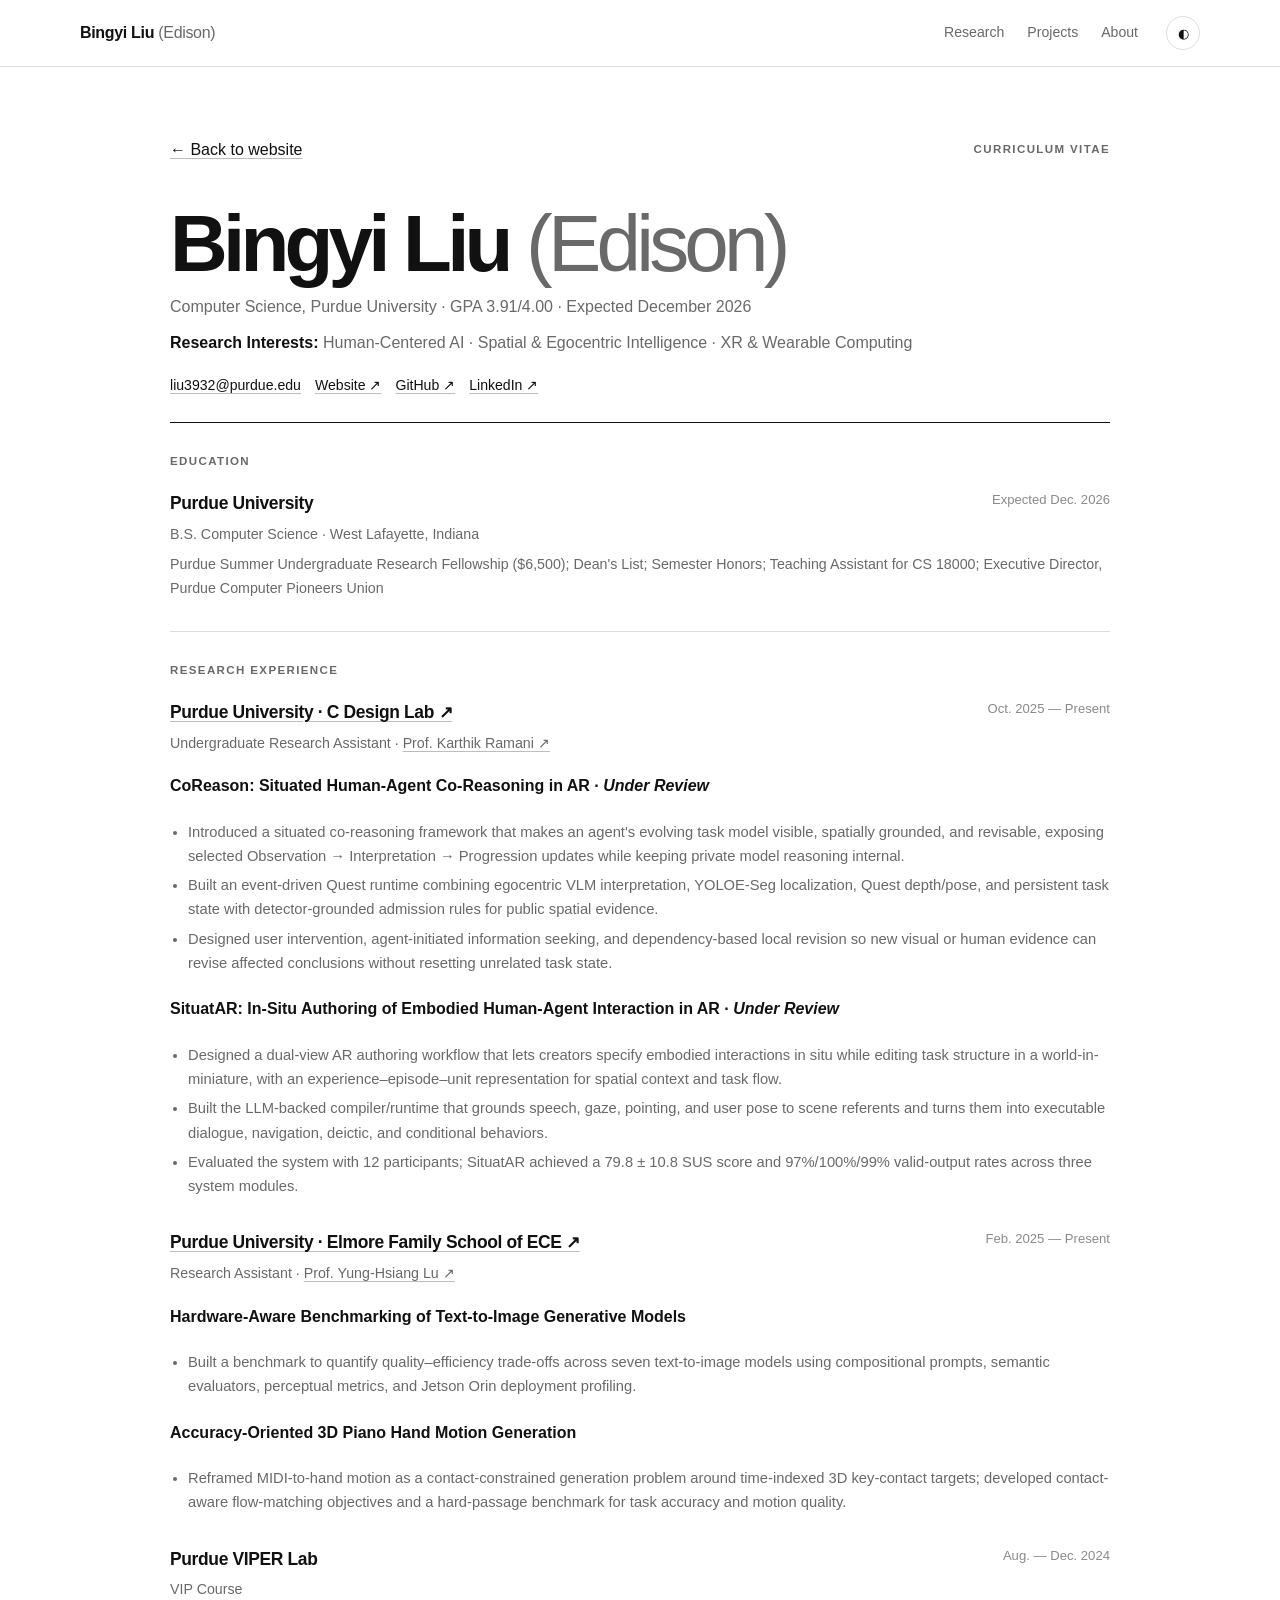
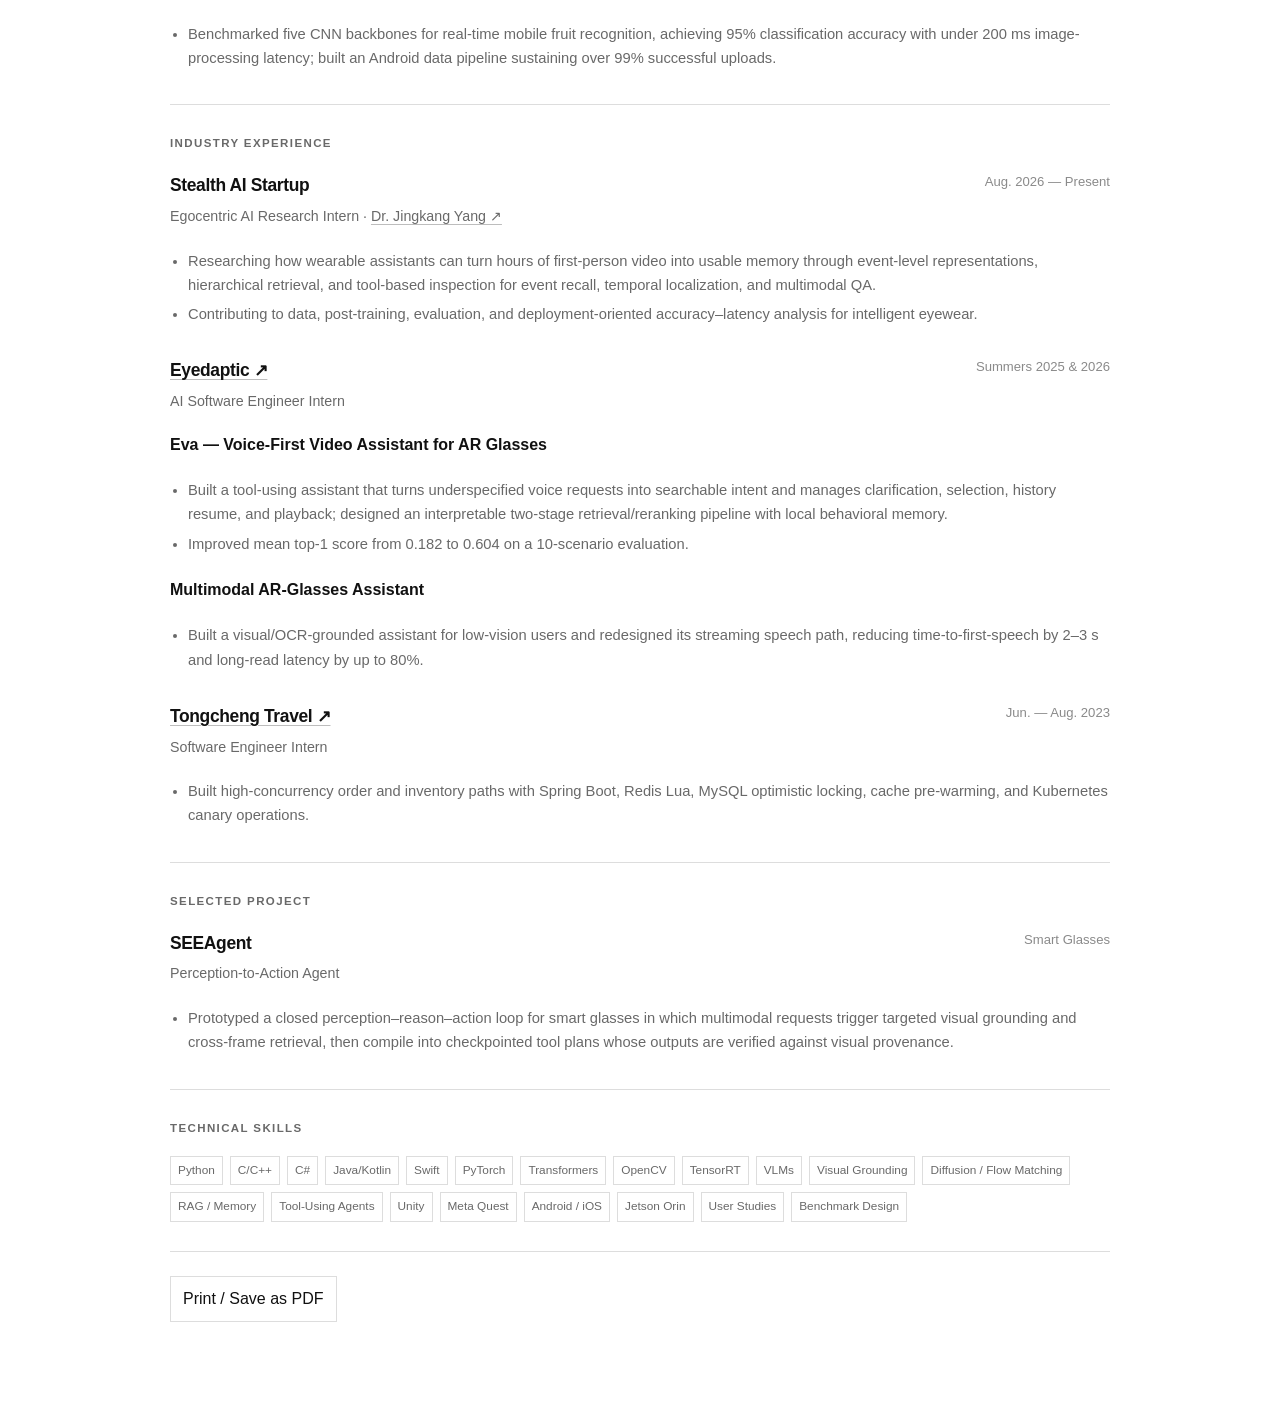
<file: cv-v2.html>
<!doctype html>
<html lang="en"><head><meta charset="utf-8"><meta name="viewport" content="width=device-width,initial-scale=1"><meta name="description" content="Curriculum vitae — Bingyi Liu (Edison)"><title>CV · Bingyi Liu (Edison)</title><link rel="icon" type="image/svg+xml" href="assets/favicon-v2.svg"><link rel="stylesheet" href="v2.css"><style>
.cv-shell{width:min(940px,calc(100% - 40px));margin:0 auto;padding:70px 0 90px}.cv-nav{display:flex;justify-content:space-between;align-items:center;margin-bottom:42px}.cv-header{padding-bottom:25px;border-bottom:1px solid var(--text)}.cv-header h1{margin:0;font-size:clamp(2.8rem,7vw,5rem);letter-spacing:-.06em;line-height:.98}.cv-header h1 span{color:var(--muted);font-weight:450}.cv-header p{margin:10px 0 0;color:var(--muted)}.cv-links{display:flex;flex-wrap:wrap;gap:14px;margin-top:17px;font-size:.88rem}.cv-section{padding:29px 0;border-bottom:1px solid var(--line)}.cv-section h2{margin:0 0 18px;font-size:.72rem;color:var(--muted);letter-spacing:.12em;text-transform:uppercase}.cv-entry{display:grid;grid-template-columns:1fr auto;gap:8px 22px;margin:0 0 25px}.cv-entry:last-child{margin-bottom:0}.cv-entry h3{margin:0;font-size:1.09rem;letter-spacing:-.02em}.cv-entry .date{color:var(--subtle);font-size:.82rem;white-space:nowrap}.cv-entry .role{grid-column:1/-1;margin:-3px 0 2px;color:var(--muted);font-size:.89rem}.cv-entry .project{grid-column:1/-1;margin:8px 0 2px;font-weight:690}.cv-entry ul{grid-column:1/-1;margin:5px 0 0;padding-left:18px;color:var(--muted);font-size:.92rem}.cv-entry li{margin:5px 0}.cv-tags{display:flex;flex-wrap:wrap;gap:7px}.cv-tags span{border:1px solid var(--line);padding:4px 7px;color:var(--muted);font-size:.74rem}.cv-print{margin-top:24px}.cv-print button{font:inherit;padding:9px 12px;border:1px solid var(--line);background:var(--bg);color:var(--text);cursor:pointer}@media print{.site-header,.cv-nav,.cv-print{display:none!important}.cv-shell{width:100%;padding:0}.cv-section,.cv-entry{break-inside:avoid}body{background:#fff;color:#111}}
</style></head><body>
<header class="site-header"><div class="shell nav-wrap"><a class="brand" href="index.html">Bingyi Liu <span>(Edison)</span></a><nav class="nav"><a href="index.html#research">Research</a><a href="index.html#projects">Projects</a><a href="index.html#about">About</a></nav><button class="theme-toggle" type="button" aria-label="Toggle theme">◐</button></div></header>
<main class="cv-shell">
<div class="cv-nav"><a href="index.html">← Back to website</a><span class="kicker" style="margin:0">Curriculum Vitae</span></div>
<section class="cv-header"><h1>Bingyi Liu <span>(Edison)</span></h1><p>Computer Science, Purdue University · GPA 3.91/4.00 · Expected December 2026</p><p><strong style="color:var(--text)">Research Interests:</strong> Human-Centered AI · Spatial & Egocentric Intelligence · XR & Wearable Computing</p><div class="cv-links"><a href="mailto:liu3932@purdue.edu">liu3932@purdue.edu</a><a href="https://wd1liu.github.io">Website ↗</a><a href="https://github.com/Wd1Liu" target="_blank" rel="noopener">GitHub ↗</a><a href="https://www.linkedin.com/in/bingyi-liu-a629382b0" target="_blank" rel="noopener">LinkedIn ↗</a></div></section>
<section class="cv-section"><h2>Education</h2><div class="cv-entry"><h3>Purdue University</h3><div class="date">Expected Dec. 2026</div><div class="role">B.S. Computer Science · West Lafayette, Indiana</div><div class="role">Purdue Summer Undergraduate Research Fellowship ($6,500); Dean's List; Semester Honors; Teaching Assistant for CS 18000; Executive Director, Purdue Computer Pioneers Union</div></div></section>
<section class="cv-section"><h2>Research Experience</h2>
<div class="cv-entry"><h3><a href="https://engineering.purdue.edu/cdesign/wp/" target="_blank" rel="noopener">Purdue University · C Design Lab ↗</a></h3><div class="date">Oct. 2025 — Present</div><div class="role">Undergraduate Research Assistant · <a href="https://engineering.purdue.edu/~ramani/wordpress/about/" target="_blank" rel="noopener">Prof. Karthik Ramani ↗</a></div>
<div class="project">CoReason: Situated Human-Agent Co-Reasoning in AR · <em>Under Review</em></div><ul><li>Introduced a situated co-reasoning framework that makes an agent's evolving task model visible, spatially grounded, and revisable, exposing selected Observation → Interpretation → Progression updates while keeping private model reasoning internal.</li><li>Built an event-driven Quest runtime combining egocentric VLM interpretation, YOLOE-Seg localization, Quest depth/pose, and persistent task state with detector-grounded admission rules for public spatial evidence.</li><li>Designed user intervention, agent-initiated information seeking, and dependency-based local revision so new visual or human evidence can revise affected conclusions without resetting unrelated task state.</li></ul>
<div class="project">SituatAR: In-Situ Authoring of Embodied Human-Agent Interaction in AR · <em>Under Review</em></div><ul><li>Designed a dual-view AR authoring workflow that lets creators specify embodied interactions in situ while editing task structure in a world-in-miniature, with an experience–episode–unit representation for spatial context and task flow.</li><li>Built the LLM-backed compiler/runtime that grounds speech, gaze, pointing, and user pose to scene referents and turns them into executable dialogue, navigation, deictic, and conditional behaviors.</li><li>Evaluated the system with 12 participants; SituatAR achieved a 79.8 ± 10.8 SUS score and 97%/100%/99% valid-output rates across three system modules.</li></ul></div>
<div class="cv-entry"><h3><a href="https://engineering.purdue.edu/ECE/" target="_blank" rel="noopener">Purdue University · Elmore Family School of ECE ↗</a></h3><div class="date">Feb. 2025 — Present</div><div class="role">Research Assistant · <a href="https://engineering.purdue.edu/ECE/People/Faculty/ptProfile?group_id=2571&resource_id=3355" target="_blank" rel="noopener">Prof. Yung-Hsiang Lu ↗</a></div><div class="project">Hardware-Aware Benchmarking of Text-to-Image Generative Models</div><ul><li>Built a benchmark to quantify quality–efficiency trade-offs across seven text-to-image models using compositional prompts, semantic evaluators, perceptual metrics, and Jetson Orin deployment profiling.</li></ul><div class="project">Accuracy-Oriented 3D Piano Hand Motion Generation</div><ul><li>Reframed MIDI-to-hand motion as a contact-constrained generation problem around time-indexed 3D key-contact targets; developed contact-aware flow-matching objectives and a hard-passage benchmark for task accuracy and motion quality.</li></ul></div>
<div class="cv-entry"><h3>Purdue VIPER Lab</h3><div class="date">Aug. — Dec. 2024</div><div class="role">VIP Course</div><ul><li>Benchmarked five CNN backbones for real-time mobile fruit recognition, achieving 95% classification accuracy with under 200 ms image-processing latency; built an Android data pipeline sustaining over 99% successful uploads.</li></ul></div></section>
<section class="cv-section"><h2>Industry Experience</h2>
<div class="cv-entry"><h3>Stealth AI Startup</h3><div class="date">Aug. 2026 — Present</div><div class="role">Egocentric AI Research Intern · <a href="https://jingkangyang.com/" target="_blank" rel="noopener">Dr. Jingkang Yang ↗</a></div><ul><li>Researching how wearable assistants can turn hours of first-person video into usable memory through event-level representations, hierarchical retrieval, and tool-based inspection for event recall, temporal localization, and multimodal QA.</li><li>Contributing to data, post-training, evaluation, and deployment-oriented accuracy–latency analysis for intelligent eyewear.</li></ul></div>
<div class="cv-entry"><h3><a href="https://eyedaptic.com/" target="_blank" rel="noopener">Eyedaptic ↗</a></h3><div class="date">Summers 2025 & 2026</div><div class="role">AI Software Engineer Intern</div><div class="project">Eva — Voice-First Video Assistant for AR Glasses</div><ul><li>Built a tool-using assistant that turns underspecified voice requests into searchable intent and manages clarification, selection, history resume, and playback; designed an interpretable two-stage retrieval/reranking pipeline with local behavioral memory.</li><li>Improved mean top-1 score from 0.182 to 0.604 on a 10-scenario evaluation.</li></ul><div class="project">Multimodal AR-Glasses Assistant</div><ul><li>Built a visual/OCR-grounded assistant for low-vision users and redesigned its streaming speech path, reducing time-to-first-speech by 2–3 s and long-read latency by up to 80%.</li></ul></div>
<div class="cv-entry"><h3><a href="https://www.tongchengir.com/en/" target="_blank" rel="noopener">Tongcheng Travel ↗</a></h3><div class="date">Jun. — Aug. 2023</div><div class="role">Software Engineer Intern</div><ul><li>Built high-concurrency order and inventory paths with Spring Boot, Redis Lua, MySQL optimistic locking, cache pre-warming, and Kubernetes canary operations.</li></ul></div></section>
<section class="cv-section"><h2>Selected Project</h2><div class="cv-entry"><h3>SEEAgent</h3><div class="date">Smart Glasses</div><div class="role">Perception-to-Action Agent</div><ul><li>Prototyped a closed perception–reason–action loop for smart glasses in which multimodal requests trigger targeted visual grounding and cross-frame retrieval, then compile into checkpointed tool plans whose outputs are verified against visual provenance.</li></ul></div></section>
<section class="cv-section"><h2>Technical Skills</h2><div class="cv-tags"><span>Python</span><span>C/C++</span><span>C#</span><span>Java/Kotlin</span><span>Swift</span><span>PyTorch</span><span>Transformers</span><span>OpenCV</span><span>TensorRT</span><span>VLMs</span><span>Visual Grounding</span><span>Diffusion / Flow Matching</span><span>RAG / Memory</span><span>Tool-Using Agents</span><span>Unity</span><span>Meta Quest</span><span>Android / iOS</span><span>Jetson Orin</span><span>User Studies</span><span>Benchmark Design</span></div></section>
<div class="cv-print"><button type="button" onclick="window.print()">Print / Save as PDF</button></div></main><script src="v2.js"></script></body></html>
</file>
<file: v2.css>
:root {
  --bg: #ffffff;
  --surface: #f7f7f7;
  --surface-2: #eeeeee;
  --text: #111111;
  --muted: #696969;
  --subtle: #8a8a8a;
  --line: #dddddd;
  --strong-line: #bdbdbd;
  --invert-bg: #171717;
  --invert-text: #f5f5f5;
  --shell: min(1120px, calc(100% - 48px));
}
:root[data-theme="graphite"] {
  --bg: #292929;
  --surface: #323232;
  --surface-2: #3b3b3b;
  --text: #f1f1f1;
  --muted: #b9b9b9;
  --subtle: #929292;
  --line: #474747;
  --strong-line: #606060;
  --invert-bg: #f1f1f1;
  --invert-text: #151515;
}
* { box-sizing: border-box; }
html { scroll-behavior: smooth; }
body {
  margin: 0;
  color: var(--text);
  background: var(--bg);
  font-family: Inter, ui-sans-serif, -apple-system, BlinkMacSystemFont, "Segoe UI", Roboto, Helvetica, Arial, sans-serif;
  font-size: 16px;
  line-height: 1.65;
  -webkit-font-smoothing: antialiased;
  transition: background .2s ease, color .2s ease;
}
a { color: inherit; text-decoration-color: var(--strong-line); text-underline-offset: .18em; }
a:hover { text-decoration-color: currentColor; }
.shell { width: var(--shell); margin-inline: auto; }
.skip-link { position: absolute; left: -9999px; }
.skip-link:focus { left: 16px; top: 16px; z-index: 100; background: var(--bg); padding: 8px 12px; border: 1px solid var(--line); }
.site-header {
  position: sticky; top: 0; z-index: 50;
  background: color-mix(in srgb, var(--bg) 94%, transparent);
  border-bottom: 1px solid var(--line);
  backdrop-filter: blur(12px);
}
.nav-wrap { min-height: 66px; display: flex; align-items: center; gap: 28px; }
.brand { margin-right: auto; text-decoration: none; font-weight: 740; letter-spacing: -.02em; }
.brand span { color: var(--muted); font-weight: 520; }
.nav { display: flex; gap: 23px; align-items: center; }
.nav a { text-decoration: none; color: var(--muted); font-size: .88rem; }
.nav a:hover { color: var(--text); }
.theme-toggle { width: 34px; height: 34px; border-radius: 50%; border: 1px solid var(--line); background: var(--bg); color: var(--text); cursor: pointer; }
.kicker { margin: 0 0 12px; color: var(--muted); font-size: .72rem; line-height: 1.2; font-weight: 760; letter-spacing: .12em; text-transform: uppercase; }
.hero { display: grid; grid-template-columns: minmax(0, 1.6fr) minmax(260px, .62fr); gap: 76px; align-items: start; padding: 100px 0 92px; }
.hero h1 { margin: 0; font-size: clamp(3.5rem, 8vw, 7rem); line-height: .92; letter-spacing: -.072em; font-weight: 780; }
.hero h1 span { color: var(--muted); font-weight: 470; white-space: nowrap; }
.hero h2 { margin: 34px 0 0; font-size: clamp(1.6rem, 3vw, 2.65rem); line-height: 1.08; letter-spacing: -.04em; font-weight: 650; }
.hero-copy { max-width: 760px; margin: 22px 0 0; color: var(--muted); font-size: clamp(1.05rem, 1.7vw, 1.25rem); line-height: 1.6; }
.hero-copy strong { color: var(--text); font-weight: 620; }
.hero-copy.secondary { font-size: 1rem; max-width: 700px; }
.hero-links { display: flex; flex-wrap: wrap; gap: 18px; margin-top: 30px; }
.hero-links a { font-weight: 640; font-size: .9rem; }
.hero-aside { border-top: 1px solid var(--text); margin-top: 6px; }
.aside-block { padding: 17px 0 18px; border-bottom: 1px solid var(--line); }
.aside-block span { display: block; color: var(--subtle); font-size: .7rem; text-transform: uppercase; letter-spacing: .1em; }
.aside-block p { margin: 5px 0 0; color: var(--muted); font-size: .88rem; line-height: 1.55; }
.section { padding: 92px 0; }
.section-rule { border-top: 1px solid var(--line); }
.section-heading { display: grid; grid-template-columns: .38fr 1fr; gap: 44px; align-items: start; margin-bottom: 32px; }
.section-heading .kicker { margin-top: 9px; }
.section-heading h2 { margin: 0; max-width: 850px; font-size: clamp(2rem, 4vw, 3.4rem); line-height: 1.08; letter-spacing: -.045em; font-weight: 650; }
.section-heading.compact { margin-bottom: 18px; }
.lead { margin: 0 0 42px auto; max-width: 780px; color: var(--muted); font-size: 1.04rem; }
.research-lens { display: grid; grid-template-columns: repeat(4, 1fr); border-top: 1px solid var(--text); border-bottom: 1px solid var(--line); }
.research-lens > div { padding: 24px 20px 26px 0; }
.research-lens > div + div { padding-left: 20px; border-left: 1px solid var(--line); }
.research-lens span { color: var(--subtle); font-size: .68rem; letter-spacing: .1em; }
.research-lens h3 { margin: 6px 0 8px; font-size: 1.08rem; }
.research-lens p { margin: 0; color: var(--muted); font-size: .86rem; line-height: 1.5; }
.research-themes { display: grid; grid-template-columns: repeat(3, 1fr); gap: 24px; margin-top: 40px; }
.research-themes article { padding-top: 16px; border-top: 1px solid var(--strong-line); }
.research-themes h3 { margin: 0 0 6px; font-size: 1rem; }
.research-themes p { margin: 0; color: var(--muted); font-size: .9rem; }
.project-list { border-top: 1px solid var(--text); }
.project-row { display: grid; grid-template-columns: 185px 1fr; gap: 52px; padding: 34px 0 38px; border-bottom: 1px solid var(--line); }
.project-meta { display: flex; flex-direction: column; align-items: flex-start; gap: 6px; color: var(--subtle); font-size: .76rem; }
.project-meta a { color: var(--muted); }
.project-body h3 { margin: -3px 0 5px; font-size: 1.45rem; letter-spacing: -.025em; }
.question { margin: 0 0 12px !important; color: var(--text) !important; font-size: 1.04rem; font-weight: 620; line-height: 1.52; }
.project-body p { max-width: 800px; margin: 8px 0 0; color: var(--muted); font-size: .94rem; }
.project-body .role { margin-top: 13px; font-size: .86rem; }
.project-body .role strong { color: var(--text); }
.chips { display: flex; flex-wrap: wrap; gap: 7px; margin-top: 16px; }
.chips span { padding: 4px 8px; border: 1px solid var(--line); color: var(--muted); font-size: .7rem; line-height: 1.35; }
.timeline { border-top: 1px solid var(--text); }
.timeline-row { display: grid; grid-template-columns: 185px 1fr; gap: 52px; padding: 22px 0; border-bottom: 1px solid var(--line); }
.timeline-row > span { color: var(--subtle); font-size: .8rem; }
.timeline h3 { margin: -2px 0 2px; font-size: 1rem; font-weight: 650; }
.timeline p { margin: 0; color: var(--muted); font-size: .88rem; }
.about-grid { display: grid; grid-template-columns: 1.15fr .75fr; gap: 80px; }
.about-grid h2 { margin: 0 0 24px; font-size: clamp(2rem, 4vw, 3.35rem); line-height: 1.08; letter-spacing: -.045em; font-weight: 650; }
.about-grid > div > p:not(.kicker) { max-width: 720px; color: var(--muted); font-size: 1rem; }
.facts { border-top: 1px solid var(--text); }
.facts div { padding: 13px 0 14px; border-bottom: 1px solid var(--line); }
.facts span { display: block; color: var(--subtle); font-size: .68rem; letter-spacing: .09em; text-transform: uppercase; }
.facts strong { display: block; margin-top: 3px; font-size: .86rem; font-weight: 620; }
.contact { border-top: 1px solid var(--text); padding: 54px 0 66px; display: flex; justify-content: space-between; gap: 56px; align-items: end; }
.contact h2 { margin: 0; max-width: 650px; font-size: clamp(1.65rem, 3vw, 2.55rem); line-height: 1.12; letter-spacing: -.035em; font-weight: 620; }
.contact-links { display: flex; flex-direction: column; gap: 8px; align-items: flex-end; font-size: .9rem; }
.site-footer { border-top: 1px solid var(--line); color: var(--subtle); font-size: .76rem; }
.site-footer > div { min-height: 62px; display: flex; justify-content: space-between; align-items: center; gap: 24px; }
.site-footer a { color: var(--muted); }
@media (max-width: 900px) {
  .nav { display: none; }
  .hero { grid-template-columns: 1fr; gap: 50px; padding: 72px 0; }
  .hero-aside { max-width: 620px; }
  .section-heading { grid-template-columns: 1fr; gap: 6px; }
  .section-heading .kicker { margin-top: 0; }
  .lead { margin-left: 0; }
  .research-lens { grid-template-columns: 1fr 1fr; }
  .research-lens > div:nth-child(3) { border-left: 0; border-top: 1px solid var(--line); padding-left: 0; }
  .research-lens > div:nth-child(4) { border-top: 1px solid var(--line); }
  .research-themes { grid-template-columns: 1fr; }
  .project-row, .timeline-row { grid-template-columns: 1fr; gap: 12px; }
  .project-meta { flex-direction: row; flex-wrap: wrap; gap: 8px 14px; }
  .about-grid { grid-template-columns: 1fr; gap: 50px; }
  .contact { align-items: flex-start; flex-direction: column; }
  .contact-links { align-items: flex-start; }
}
@media (max-width: 560px) {
  :root { --shell: min(100% - 30px, 1120px); }
  .brand { font-size: .9rem; }
  .hero { padding: 58px 0; }
  .hero h1 { font-size: clamp(3rem, 16vw, 5rem); }
  .hero h1 span { display: block; margin-top: 7px; }
  .section { padding: 68px 0; }
  .research-lens { grid-template-columns: 1fr; }
  .research-lens > div, .research-lens > div + div, .research-lens > div:nth-child(3) { padding: 18px 0; border-left: 0; border-top: 1px solid var(--line); }
  .research-lens > div:first-child { border-top: 0; }
  .site-footer > div { align-items: flex-start; flex-direction: column; justify-content: center; padding: 16px 0; }
}
@media print {
  .site-header, .theme-toggle { display: none !important; }
}
</file>
